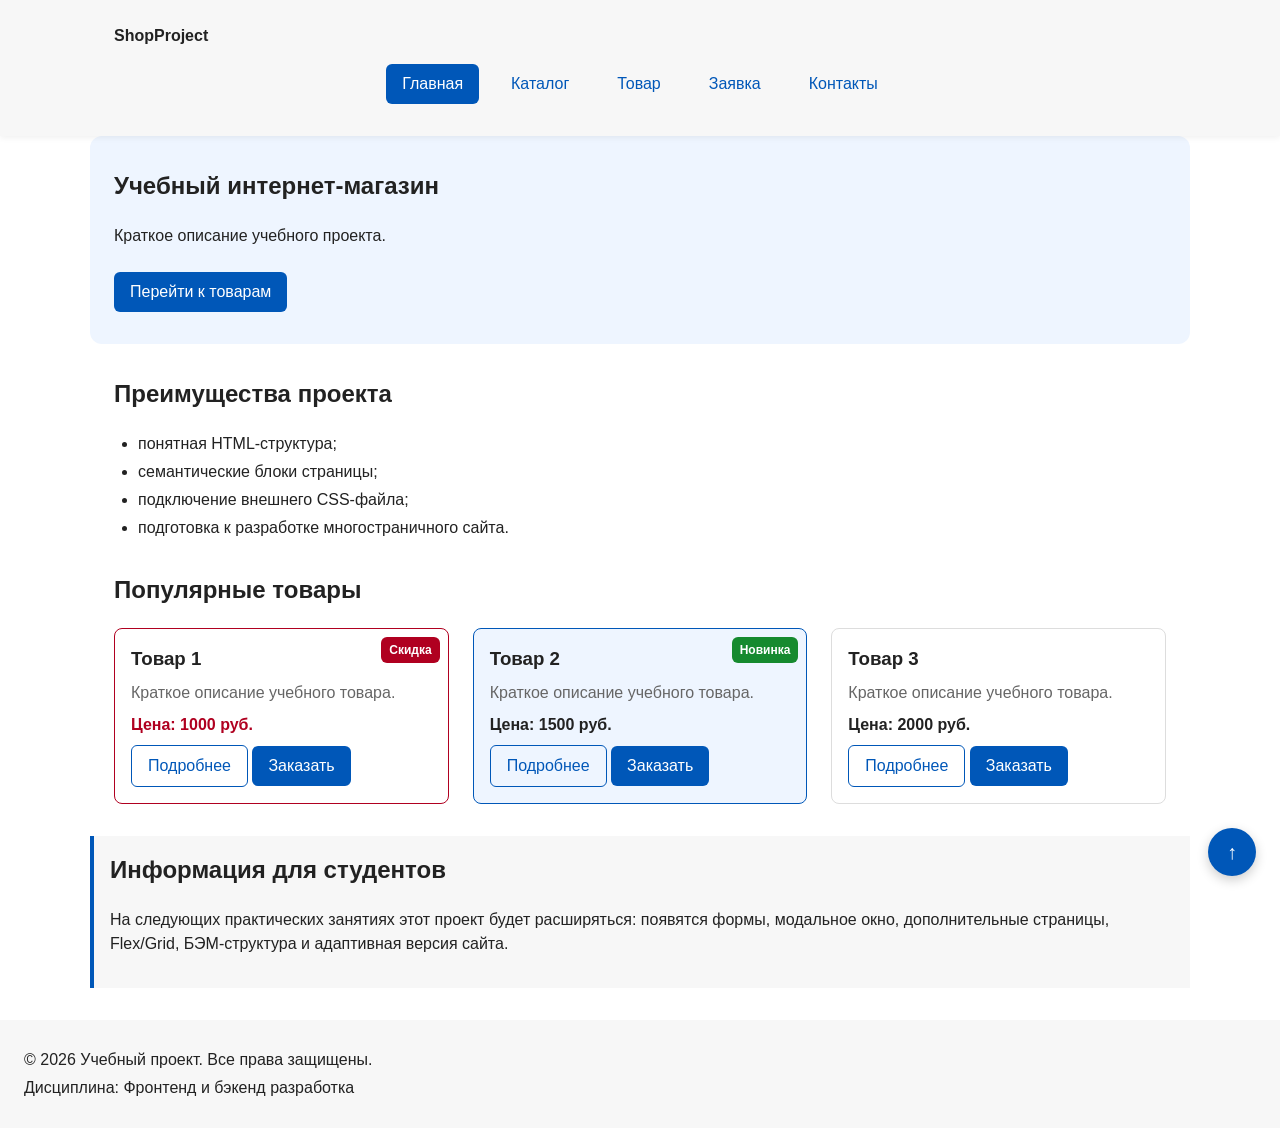
<file: index.html>
<!DOCTYPE html>
<html lang="ru">
<head>
  <meta charset="UTF-8">
  <meta name="viewport" content="width=device-width, initial-scale=1.0">
  <title>Учебный интернет-магазин</title>
  <link rel="stylesheet" href="css/style.css">
  <script src="js/main.js" defer></script>
</head>
<body>

  <header class="site-header">
    <div class="site-header__inner">
      <a class="site-header__logo" href="index.html">ShopProject</a>

      <nav class="site-nav" aria-label="Основная навигация">
        <ul class="site-nav__list">
          <li class="site-nav__item"><a class="site-nav__link site-nav__link--active" href="index.html">Главная</a></li>
          <li class="site-nav__item"><a class="site-nav__link" href="catalog.html">Каталог</a></li>
          <li class="site-nav__item"><a class="site-nav__link" href="product.html">Товар</a></li>
          <li class="site-nav__item"><a class="site-nav__link" href="order.html">Заявка</a></li>
          <li class="site-nav__item"><a class="site-nav__link" href="contacts.html">Контакты</a></li>
        </ul>
      </nav>
    </div>
  </header>

  <main class="site-main">
    <section class="hero">
      <h1 class="hero__title">Учебный интернет-магазин</h1>
      <p class="hero__text">Краткое описание учебного проекта.</p>
      <a class="button button--primary hero__button" href="#popular">Перейти к товарам</a>
    </section>

    <section class="section" id="advantages">
      <h2 class="section__title">Преимущества проекта</h2>

      <ul class="advantages__list">
        <li class="advantages__item">понятная HTML-структура;</li>
        <li class="advantages__item">семантические блоки страницы;</li>
        <li class="advantages__item">подключение внешнего CSS-файла;</li>
        <li class="advantages__item">подготовка к разработке многостраничного сайта.</li>
      </ul>
    </section>

    <section class="section" id="popular">
      <h2 class="section__title">Популярные товары</h2>

      <div class="products-grid">
        <article class="product-card product-card--discount">
          <span class="product-card__badge">Скидка</span>
          <h3 class="product-card__title">Товар 1</h3>
          <p class="product-card__description">Краткое описание учебного товара.</p>
          <p class="product-card__price">Цена: 1000 руб.</p>
          <div class="product-card__actions">
            <a class="button button--secondary product-card__button" href="product.html">Подробнее</a>
            <button class="button button--primary product-card__button" type="button" data-product="Товар 1">Заказать</button>
          </div>
        </article>

        <article class="product-card product-card--featured">
          <span class="product-card__badge product-card__badge--new">Новинка</span>
          <h3 class="product-card__title">Товар 2</h3>
          <p class="product-card__description">Краткое описание учебного товара.</p>
          <p class="product-card__price">Цена: 1500 руб.</p>
          <div class="product-card__actions">
            <a class="button button--secondary product-card__button" href="product.html">Подробнее</a>
            <button class="button button--primary product-card__button" type="button" data-product="Товар 2">Заказать</button>
          </div>
        </article>

        <article class="product-card">
          <h3 class="product-card__title">Товар 3</h3>
          <p class="product-card__description">Краткое описание учебного товара.</p>
          <p class="product-card__price">Цена: 2000 руб.</p>
          <div class="product-card__actions">
            <a class="button button--secondary product-card__button" href="product.html">Подробнее</a>
            <button class="button button--primary product-card__button" type="button" data-product="Товар 3">Заказать</button>
          </div>
        </article>
      </div>
    </section>

    <aside class="info-block">
      <h2 class="info-block__title">Информация для студентов</h2>
      <p class="info-block__text">
        На следующих практических занятиях этот проект будет расширяться:
        появятся формы, модальное окно, дополнительные страницы, Flex/Grid,
        БЭМ-структура и адаптивная версия сайта.
      </p>
    </aside>
  </main>

  <footer class="site-footer" id="contacts">
    <p class="site-footer__text">&copy; 2026 Учебный проект. Все права защищены.</p>
    <p class="site-footer__text">Дисциплина: Фронтенд и бэкенд разработка</p>
  </footer>

  <dialog class="order-dialog" id="order-dialog" aria-labelledby="order-dialog-title">
    <h2 class="order-dialog__title" id="order-dialog-title">Оформление заявки</h2>

    <form class="order-form" id="order-form" action="#" method="post" novalidate>
      <input id="selected-product" name="selected-product" type="hidden">

      <div class="order-form__field">
        <label class="order-form__label" for="order-name">Имя</label>
        <input
          class="order-form__input"
          id="order-name"
          name="name"
          type="text"
          placeholder="Введите ваше имя"
          minlength="2"
          autocomplete="given-name"
          required
        >
      </div>

      <div class="order-form__field">
        <label class="order-form__label" for="order-email">E-mail</label>
        <input
          class="order-form__input"
          id="order-email"
          name="email"
          type="email"
          placeholder="example@mail.ru"
          autocomplete="email"
          required
        >
      </div>

      <div class="order-form__field">
        <label class="order-form__label" for="order-phone">Телефон</label>
        <input
          class="order-form__input"
          id="order-phone"
          name="phone"
          type="tel"
          inputmode="tel"
          placeholder="+7 (900) 000-00-00"
          pattern="^\+7 \(\d{3}\) \d{3}-\d{2}-\d{2}$"
          aria-describedby="order-phone-hint"
          required
        >
        <small class="order-form__hint" id="order-phone-hint">Формат: +7 (900) 000-00-00</small>
      </div>

      <div class="order-form__field">
        <label class="order-form__label" for="order-topic">Тема заявки</label>
        <select class="order-form__select" id="order-topic" name="topic" required>
          <option value="">Выберите тему</option>
          <option value="product">Заказ товара</option>
          <option value="consultation">Консультация</option>
          <option value="delivery">Доставка</option>
        </select>
      </div>

      <div class="order-form__field">
        <label class="order-form__label" for="order-comment">Комментарий</label>
        <textarea
          class="order-form__textarea"
          id="order-comment"
          name="comment"
          rows="4"
          placeholder="Укажите дополнительную информацию"
        ></textarea>
      </div>

      <div class="order-form__field order-form__field--checkbox">
        <label class="order-form__label">
          <input
            class="order-form__checkbox"
            id="order-agreement"
            name="agreement"
            type="checkbox"
            required
          >
          Я согласен на обработку данных
        </label>
      </div>

      <div class="order-form__actions">
        <button class="button button--secondary" type="button" id="close-order-dialog">Закрыть</button>
        <button class="button button--primary" type="submit">Отправить заявку</button>
      </div>
    </form>
  </dialog>

  <p class="success-message" id="success-message" hidden>
    Форма успешно отправлена!
  </p>

  <a class="to-top" href="#" aria-label="Наверх">↑</a>

</body>
</html>
</file>
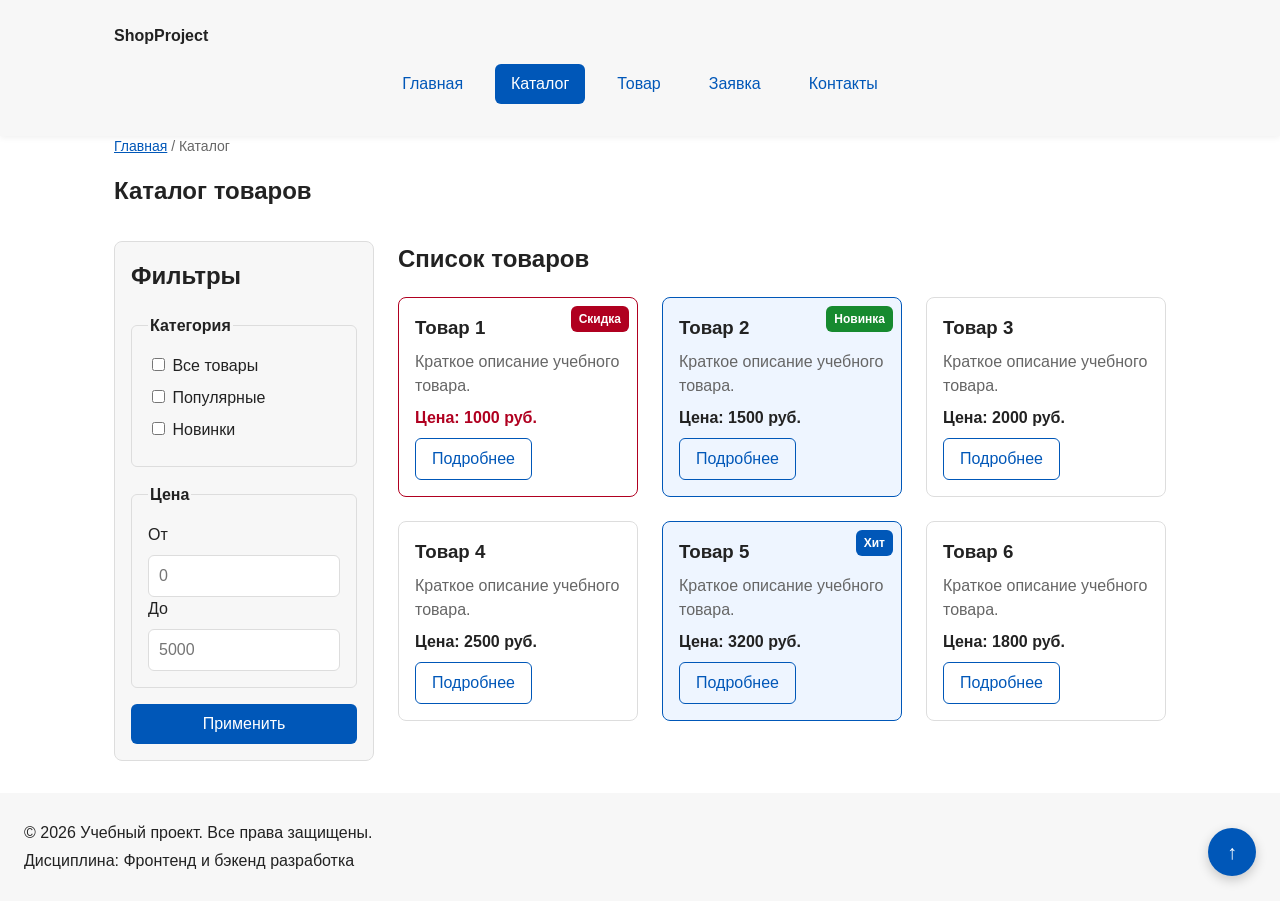
<file: catalog.html>
<!DOCTYPE html>
<html lang="ru">
<head>
  <meta charset="UTF-8">
  <meta name="viewport" content="width=device-width, initial-scale=1.0">
  <meta name="description" content="Каталог товаров учебного интернет-магазина.">
  <title>Каталог товаров — Учебный интернет-магазин</title>
  <link rel="stylesheet" href="css/style.css">
</head>
<body>

  <header class="site-header">
    <div class="site-header__inner">
      <a class="site-header__logo" href="index.html">ShopProject</a>

      <nav class="site-nav" aria-label="Основная навигация">
        <ul class="site-nav__list">
          <li class="site-nav__item"><a class="site-nav__link" href="index.html">Главная</a></li>
          <li class="site-nav__item"><a class="site-nav__link site-nav__link--active" href="catalog.html">Каталог</a></li>
          <li class="site-nav__item"><a class="site-nav__link" href="product.html">Товар</a></li>
          <li class="site-nav__item"><a class="site-nav__link" href="order.html">Заявка</a></li>
          <li class="site-nav__item"><a class="site-nav__link" href="contacts.html">Контакты</a></li>
        </ul>
      </nav>
    </div>
  </header>

  <main class="site-main">
    <nav class="breadcrumbs" aria-label="Хлебные крошки">
      <a class="breadcrumbs__link" href="index.html">Главная</a>
      <span class="breadcrumbs__current">Каталог</span>
    </nav>

    <section class="section">
      <h1 class="section__title">Каталог товаров</h1>
    </section>

    <section class="catalog-layout">
      <aside class="catalog-filters">
        <h2 class="catalog-filters__title">Фильтры</h2>

        <form class="catalog-filters__form" action="#" method="get">
          <fieldset class="catalog-filters__group">
            <legend class="catalog-filters__legend">Категория</legend>

            <label class="catalog-filters__label">
              <input class="catalog-filters__checkbox" type="checkbox" name="category" value="all">
              Все товары
            </label>

            <label class="catalog-filters__label">
              <input class="catalog-filters__checkbox" type="checkbox" name="category" value="popular">
              Популярные
            </label>

            <label class="catalog-filters__label">
              <input class="catalog-filters__checkbox" type="checkbox" name="category" value="new">
              Новинки
            </label>
          </fieldset>

          <fieldset class="catalog-filters__group">
            <legend class="catalog-filters__legend">Цена</legend>

            <label class="catalog-filters__label" for="price-from">От</label>
            <input class="catalog-filters__input" id="price-from" name="price-from" type="number" min="0" placeholder="0">

            <label class="catalog-filters__label" for="price-to">До</label>
            <input class="catalog-filters__input" id="price-to" name="price-to" type="number" min="0" placeholder="5000">
          </fieldset>

          <button class="button button--primary" type="submit">Применить</button>
        </form>
      </aside>

      <section class="catalog-products">
        <h2 class="catalog-products__title">Список товаров</h2>

        <div class="products-grid">
          <article class="product-card product-card--discount">
            <span class="product-card__badge">Скидка</span>
            <h3 class="product-card__title">Товар 1</h3>
            <p class="product-card__description">Краткое описание учебного товара.</p>
            <p class="product-card__price">Цена: 1000 руб.</p>
            <a class="button button--secondary product-card__button" href="product.html">Подробнее</a>
          </article>

          <article class="product-card product-card--featured">
            <span class="product-card__badge product-card__badge--new">Новинка</span>
            <h3 class="product-card__title">Товар 2</h3>
            <p class="product-card__description">Краткое описание учебного товара.</p>
            <p class="product-card__price">Цена: 1500 руб.</p>
            <a class="button button--secondary product-card__button" href="product.html">Подробнее</a>
          </article>

          <article class="product-card">
            <h3 class="product-card__title">Товар 3</h3>
            <p class="product-card__description">Краткое описание учебного товара.</p>
            <p class="product-card__price">Цена: 2000 руб.</p>
            <a class="button button--secondary product-card__button" href="product.html">Подробнее</a>
          </article>

          <article class="product-card">
            <h3 class="product-card__title">Товар 4</h3>
            <p class="product-card__description">Краткое описание учебного товара.</p>
            <p class="product-card__price">Цена: 2500 руб.</p>
            <a class="button button--secondary product-card__button" href="product.html">Подробнее</a>
          </article>

          <article class="product-card product-card--featured">
            <span class="product-card__badge product-card__badge--hit">Хит</span>
            <h3 class="product-card__title">Товар 5</h3>
            <p class="product-card__description">Краткое описание учебного товара.</p>
            <p class="product-card__price">Цена: 3200 руб.</p>
            <a class="button button--secondary product-card__button" href="product.html">Подробнее</a>
          </article>

          <article class="product-card">
            <h3 class="product-card__title">Товар 6</h3>
            <p class="product-card__description">Краткое описание учебного товара.</p>
            <p class="product-card__price">Цена: 1800 руб.</p>
            <a class="button button--secondary product-card__button" href="product.html">Подробнее</a>
          </article>
        </div>
      </section>
    </section>
  </main>

  <footer class="site-footer">
    <p class="site-footer__text">&copy; 2026 Учебный проект. Все права защищены.</p>
    <p class="site-footer__text">Дисциплина: Фронтенд и бэкенд разработка</p>
  </footer>

  <a class="to-top" href="#" aria-label="Наверх">↑</a>

</body>
</html>
</file>
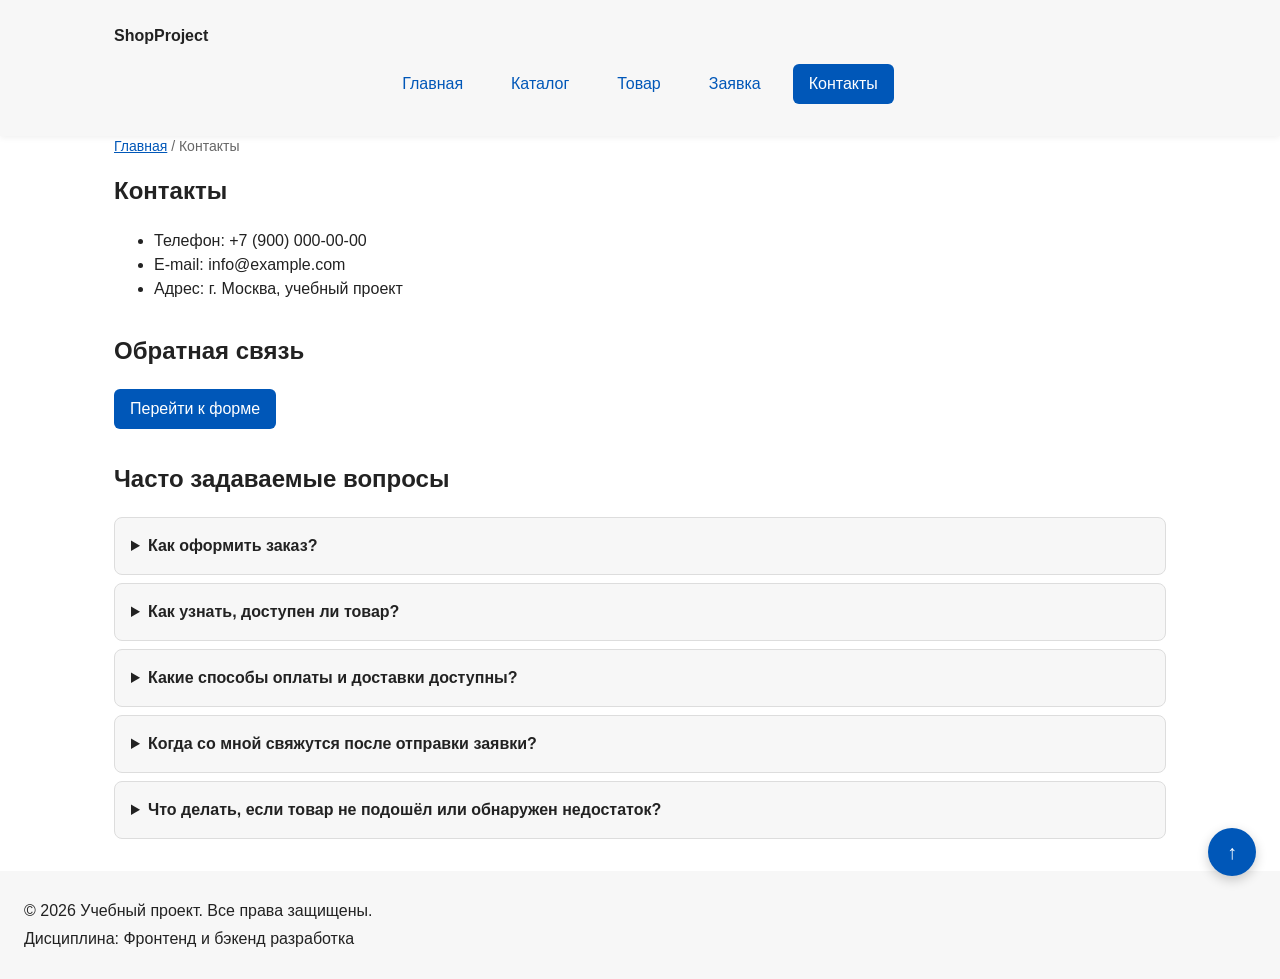
<file: contacts.html>
<!DOCTYPE html>
<html lang="ru">
<head>
  <meta charset="UTF-8">
  <meta name="viewport" content="width=device-width, initial-scale=1.0">
  <meta name="description" content="Контактная информация учебного интернет-магазина.">
  <title>Контакты — Учебный интернет-магазин</title>
  <link rel="stylesheet" href="css/style.css">
</head>
<body>

  <header class="site-header">
    <div class="site-header__inner">
      <a class="site-header__logo" href="index.html">ShopProject</a>

      <nav class="site-nav" aria-label="Основная навигация">
        <ul class="site-nav__list">
          <li class="site-nav__item"><a class="site-nav__link" href="index.html">Главная</a></li>
          <li class="site-nav__item"><a class="site-nav__link" href="catalog.html">Каталог</a></li>
          <li class="site-nav__item"><a class="site-nav__link" href="product.html">Товар</a></li>
          <li class="site-nav__item"><a class="site-nav__link" href="order.html">Заявка</a></li>
          <li class="site-nav__item"><a class="site-nav__link site-nav__link--active" href="contacts.html">Контакты</a></li>
        </ul>
      </nav>
    </div>
  </header>

  <main class="site-main">
    <nav class="breadcrumbs" aria-label="Хлебные крошки">
      <a class="breadcrumbs__link" href="index.html">Главная</a>
      <span class="breadcrumbs__current">Контакты</span>
    </nav>

    <section class="section">
      <h1 class="section__title">Контакты</h1>

      <ul class="contacts-list">
        <li class="contacts-list__item">Телефон: +7 (900) 000-00-00</li>
        <li class="contacts-list__item">E-mail: info@example.com</li>
        <li class="contacts-list__item">Адрес: г. Москва, учебный проект</li>
      </ul>
    </section>

    <section class="section" id="feedback">
      <h2 class="section__title">Обратная связь</h2>
      <a class="button button--primary" href="order.html">Перейти к форме</a>
    </section>

    <section class="section" id="faq">
      <h2 class="section__title">Часто задаваемые вопросы</h2>

      <div class="faq">
        <details class="faq__item">
          <summary class="faq__question">Как оформить заказ?</summary>
          <p class="faq__answer">Откройте страницу нужного товара и нажмите «Оформить заявку». Заполните обязательные поля формы и отправьте её. После этого с вами свяжутся, чтобы подтвердить заказ и обсудить детали.</p>
        </details>

        <details class="faq__item">
          <summary class="faq__question">Как узнать, доступен ли товар?</summary>
          <p class="faq__answer">Актуальная информация о наличии указана в карточке товара. Перед отправкой заказа менеджер дополнительно подтвердит наличие и сообщит, если потребуется подобрать замену или согласовать дату поступления.</p>
        </details>

        <details class="faq__item">
          <summary class="faq__question">Какие способы оплаты и доставки доступны?</summary>
          <p class="faq__answer">Доступные варианты оплаты и доставки зависят от заказа и адреса. Менеджер сообщит итоговую стоимость, предполагаемый срок и способ оплаты до подтверждения заказа, поэтому дополнительные условия не станут неожиданностью.</p>
        </details>

        <details class="faq__item">
          <summary class="faq__question">Когда со мной свяжутся после отправки заявки?</summary>
          <p class="faq__answer">После отправки формы проверьте правильность телефона и электронной почты. По указанным контактам с вами свяжутся для уточнения состава заказа, наличия и способа получения. Если ответа долго нет, воспользуйтесь телефоном или почтой из раздела контактов.</p>
        </details>

        <details class="faq__item">
          <summary class="faq__question">Что делать, если товар не подошёл или обнаружен недостаток?</summary>
          <p class="faq__answer">Сохраните подтверждение покупки и как можно скорее свяжитесь с магазином, описав ситуацию. Условия и порядок возврата или гарантийного обращения зависят от товара и действующих правил; менеджер подскажет, какие сведения и документы понадобятся.</p>
        </details>
      </div>
    </section>
  </main>

  <footer class="site-footer">
    <p class="site-footer__text">&copy; 2026 Учебный проект. Все права защищены.</p>
    <p class="site-footer__text">Дисциплина: Фронтенд и бэкенд разработка</p>
  </footer>

  <a class="to-top" href="#" aria-label="Наверх">↑</a>

</body>
</html>
</file>
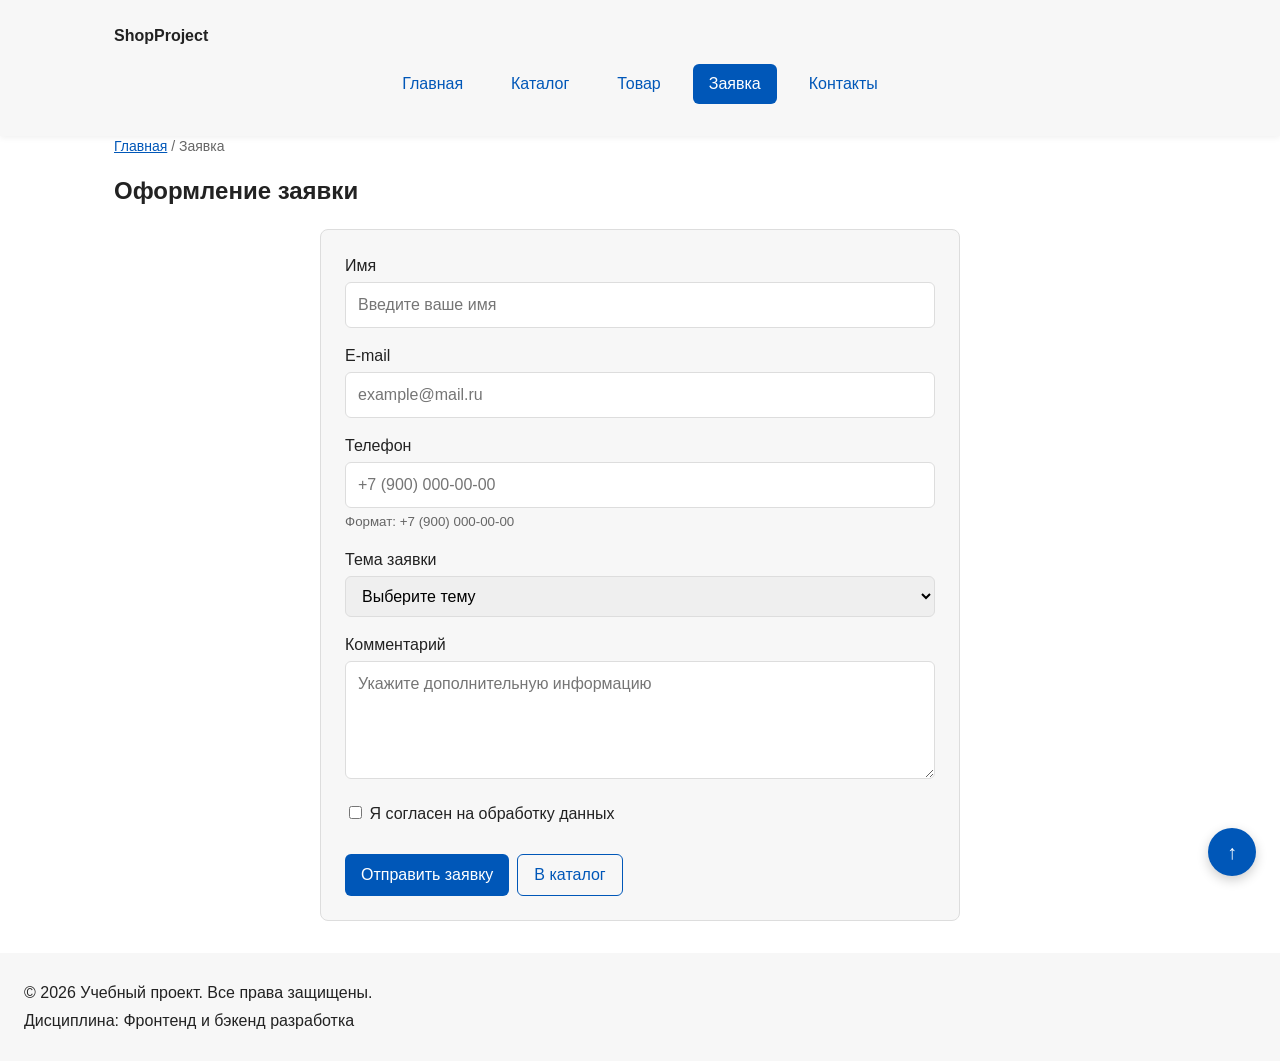
<file: order.html>
<!DOCTYPE html>
<html lang="ru">
<head>
  <meta charset="UTF-8">
  <meta name="viewport" content="width=device-width, initial-scale=1.0">
  <meta name="description" content="Оформление заявки в учебном интернет-магазине.">
  <title>Оформление заявки — Учебный интернет-магазин</title>
  <link rel="stylesheet" href="css/style.css">
</head>
<body>

  <header class="site-header">
    <div class="site-header__inner">
      <a class="site-header__logo" href="index.html">ShopProject</a>

      <nav class="site-nav" aria-label="Основная навигация">
        <ul class="site-nav__list">
          <li class="site-nav__item"><a class="site-nav__link" href="index.html">Главная</a></li>
          <li class="site-nav__item"><a class="site-nav__link" href="catalog.html">Каталог</a></li>
          <li class="site-nav__item"><a class="site-nav__link" href="product.html">Товар</a></li>
          <li class="site-nav__item"><a class="site-nav__link site-nav__link--active" href="order.html">Заявка</a></li>
          <li class="site-nav__item"><a class="site-nav__link" href="contacts.html">Контакты</a></li>
        </ul>
      </nav>
    </div>
  </header>

  <main class="site-main">
    <nav class="breadcrumbs" aria-label="Хлебные крошки">
      <a class="breadcrumbs__link" href="index.html">Главная</a>
      <span class="breadcrumbs__current">Заявка</span>
    </nav>

    <section class="section">
      <h1 class="section__title">Оформление заявки</h1>

      <form class="order-form order-form--page" id="order-form-page" action="#" method="post" novalidate>
        <input type="hidden" name="selected-product" value="">

        <div class="order-form__field">
          <label class="order-form__label" for="page-name">Имя</label>
          <input
            class="order-form__input"
            id="page-name"
            name="name"
            type="text"
            placeholder="Введите ваше имя"
            minlength="2"
            autocomplete="given-name"
            required
          >
        </div>

        <div class="order-form__field">
          <label class="order-form__label" for="page-email">E-mail</label>
          <input
            class="order-form__input"
            id="page-email"
            name="email"
            type="email"
            placeholder="example@mail.ru"
            autocomplete="email"
            required
          >
        </div>

        <div class="order-form__field">
          <label class="order-form__label" for="page-phone">Телефон</label>
          <input
            class="order-form__input"
            id="page-phone"
            name="phone"
            type="tel"
            inputmode="tel"
            placeholder="+7 (900) 000-00-00"
            pattern="^\+7 \(\d{3}\) \d{3}-\d{2}-\d{2}$"
            aria-describedby="page-phone-hint"
            required
          >
          <small class="order-form__hint" id="page-phone-hint">Формат: +7 (900) 000-00-00</small>
        </div>

        <div class="order-form__field">
          <label class="order-form__label" for="page-topic">Тема заявки</label>
          <select class="order-form__select" id="page-topic" name="topic" required>
            <option value="">Выберите тему</option>
            <option value="product">Заказ товара</option>
            <option value="consultation">Консультация</option>
            <option value="delivery">Доставка</option>
          </select>
        </div>

        <div class="order-form__field">
          <label class="order-form__label" for="page-comment">Комментарий</label>
          <textarea
            class="order-form__textarea"
            id="page-comment"
            name="comment"
            rows="4"
            placeholder="Укажите дополнительную информацию"
          ></textarea>
        </div>

        <div class="order-form__field order-form__field--checkbox">
          <label class="order-form__label">
            <input
              class="order-form__checkbox"
              id="page-agreement"
              name="agreement"
              type="checkbox"
              required
            >
            Я согласен на обработку данных
          </label>
        </div>

        <div class="order-form__actions">
          <button class="button button--primary" type="submit">Отправить заявку</button>
          <a class="button button--secondary" href="catalog.html">В каталог</a>
        </div>
      </form>
    </section>
  </main>

  <footer class="site-footer">
    <p class="site-footer__text">&copy; 2026 Учебный проект. Все права защищены.</p>
    <p class="site-footer__text">Дисциплина: Фронтенд и бэкенд разработка</p>
  </footer>

  <a class="to-top" href="#" aria-label="Наверх">↑</a>

</body>
</html>
</file>
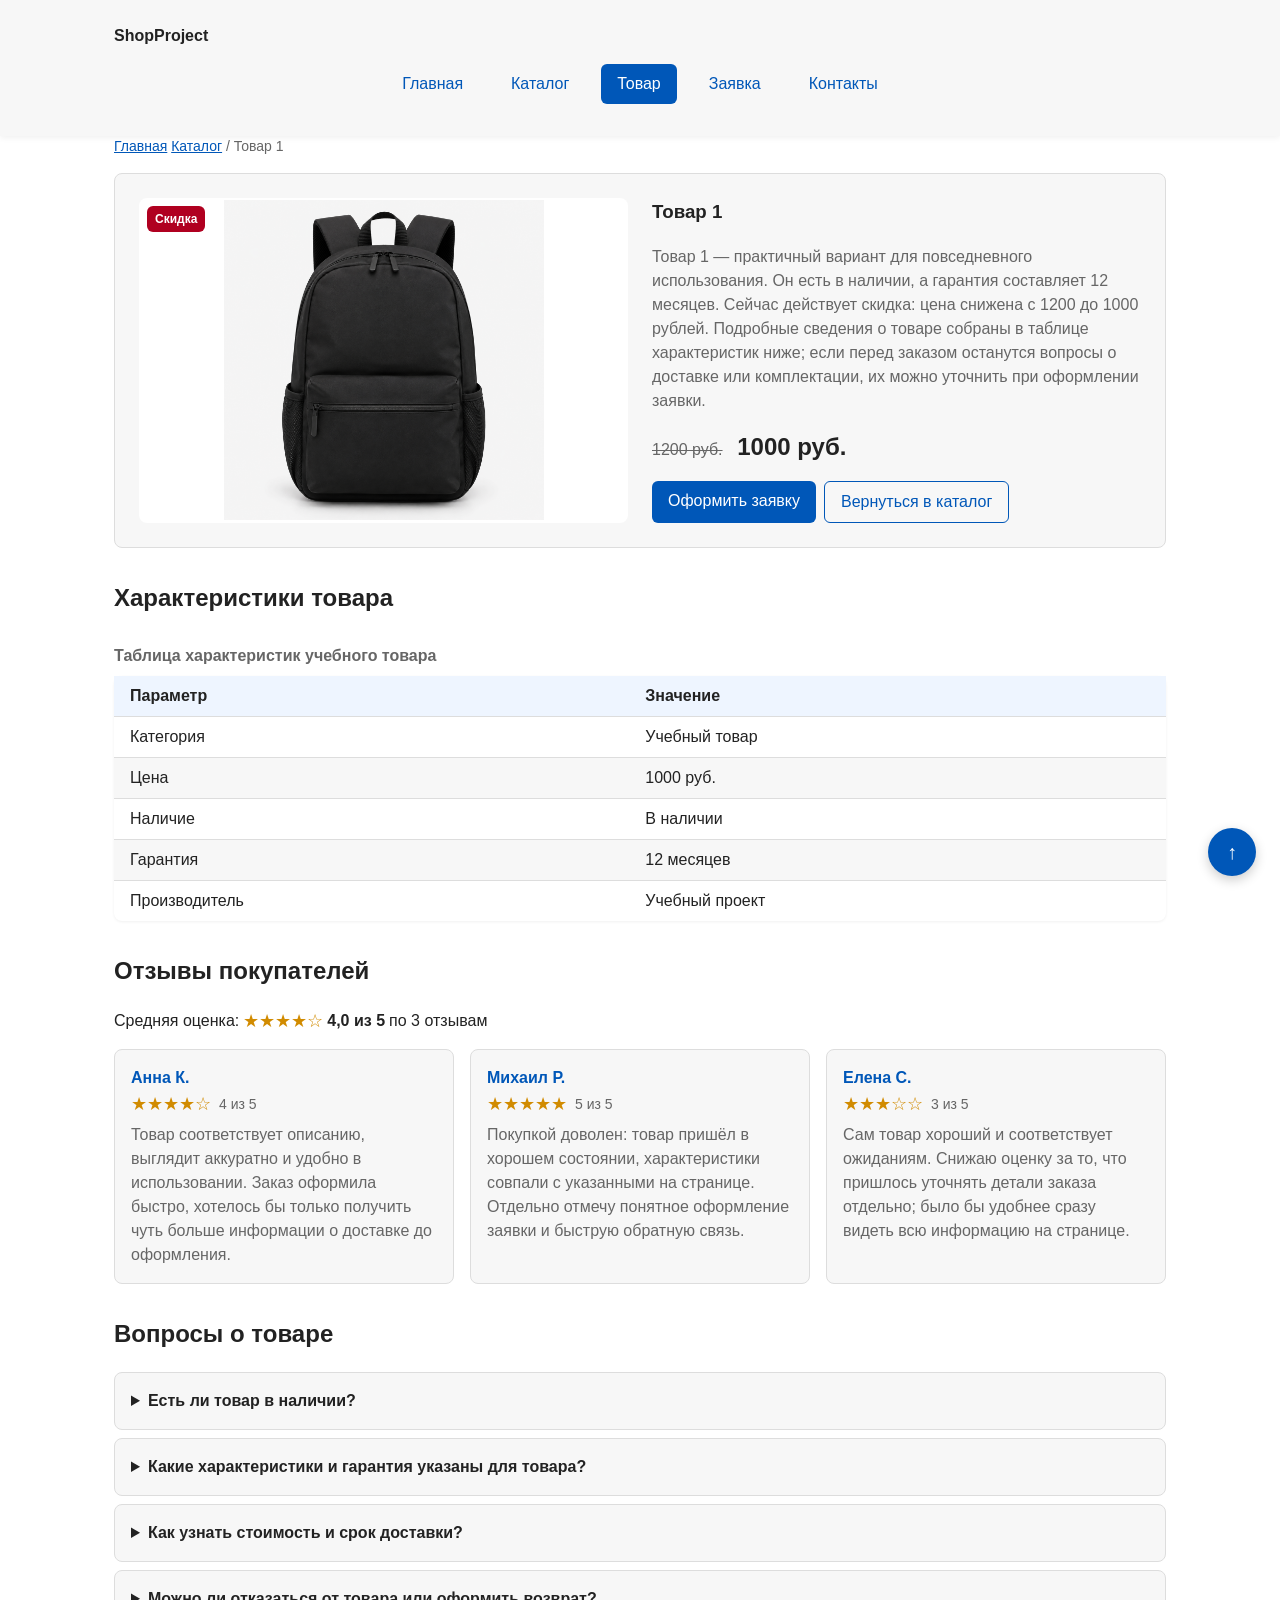
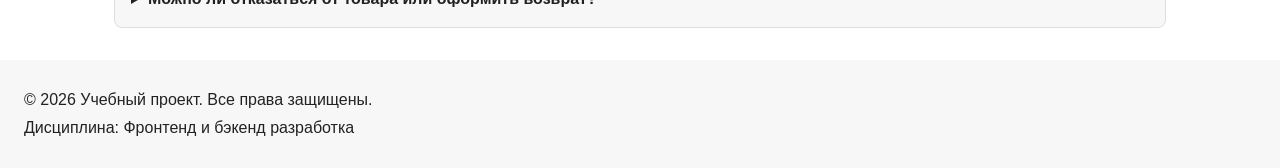
<file: product.html>
<!DOCTYPE html>
<html lang="ru">
<head>
  <meta charset="UTF-8">
  <meta name="viewport" content="width=device-width, initial-scale=1.0">
  <meta name="description" content="Карточка товара учебного интернет-магазина.">
  <title>Карточка товара — Учебный интернет-магазин</title>
  <link rel="stylesheet" href="css/style.css">
</head>
<body>

  <header class="site-header">
    <div class="site-header__inner">
      <a class="site-header__logo" href="index.html">ShopProject</a>

      <nav class="site-nav" aria-label="Основная навигация">
        <ul class="site-nav__list">
          <li class="site-nav__item"><a class="site-nav__link" href="index.html">Главная</a></li>
          <li class="site-nav__item"><a class="site-nav__link" href="catalog.html">Каталог</a></li>
          <li class="site-nav__item"><a class="site-nav__link site-nav__link--active" href="product.html">Товар</a></li>
          <li class="site-nav__item"><a class="site-nav__link" href="order.html">Заявка</a></li>
          <li class="site-nav__item"><a class="site-nav__link" href="contacts.html">Контакты</a></li>
        </ul>
      </nav>
    </div>
  </header>

  <main class="site-main">
    <nav class="breadcrumbs" aria-label="Хлебные крошки">
      <a class="breadcrumbs__link" href="index.html">Главная</a>
      <a class="breadcrumbs__link" href="catalog.html">Каталог</a>
      <span class="breadcrumbs__current">Товар 1</span>
    </nav>

    <section class="section">
      <article class="product-detail">
        <div class="product-detail__media">
          <span class="product-detail__badge">Скидка</span>
          <img class="product-detail__image" src="images/product1.jpg.png" alt="Товар 1 — фотография товара">
        </div>

        <div class="product-detail__info">
          <h1 class="product-detail__title">Товар 1</h1>
          <p class="product-detail__description">Товар 1 — практичный вариант для повседневного использования. Он есть в наличии, а гарантия составляет 12 месяцев. Сейчас действует скидка: цена снижена с 1200 до 1000 рублей. Подробные сведения о товаре собраны в таблице характеристик ниже; если перед заказом останутся вопросы о доставке или комплектации, их можно уточнить при оформлении заявки.</p>
          <p class="product-detail__price">
            <span class="product-detail__price-old">1200 руб.</span>
            1000 руб.
          </p>

          <div class="product-detail__actions">
            <a class="button button--primary" href="order.html">Оформить заявку</a>
            <a class="button button--secondary" href="catalog.html">Вернуться в каталог</a>
          </div>
        </div>
      </article>
    </section>

    <section class="section">
      <h2 class="section__title">Характеристики товара</h2>

      <table class="product-table">
        <caption>Таблица характеристик учебного товара</caption>
        <thead>
          <tr>
            <th scope="col">Параметр</th>
            <th scope="col">Значение</th>
          </tr>
        </thead>
        <tbody>
          <tr>
            <td>Категория</td>
            <td>Учебный товар</td>
          </tr>
          <tr>
            <td>Цена</td>
            <td>1000 руб.</td>
          </tr>
          <tr>
            <td>Наличие</td>
            <td>В наличии</td>
          </tr>
          <tr>
            <td>Гарантия</td>
            <td>12 месяцев</td>
          </tr>
          <tr>
            <td>Производитель</td>
            <td>Учебный проект</td>
          </tr>
        </tbody>
      </table>
    </section>

    <section class="section" id="reviews">
      <h2 class="section__title">Отзывы покупателей</h2>
      <p class="reviews__average">
        Средняя оценка:
        <span class="reviews__stars" role="img" aria-label="4 звезды из 5">★★★★☆</span>
        <strong>4,0 из 5</strong> по 3 отзывам
      </p>

      <ul class="reviews">
        <li class="reviews__item">
          <p class="reviews__author">Анна К.</p>
          <p class="reviews__rating">
            <span class="reviews__stars" role="img" aria-label="4 звезды из 5">★★★★☆</span>
            <span class="reviews__score">4 из 5</span>
          </p>
          <p class="reviews__text">Товар соответствует описанию, выглядит аккуратно и удобно в использовании. Заказ оформила быстро, хотелось бы только получить чуть больше информации о доставке до оформления.</p>
        </li>
        <li class="reviews__item">
          <p class="reviews__author">Михаил Р.</p>
          <p class="reviews__rating">
            <span class="reviews__stars" role="img" aria-label="5 звезд из 5">★★★★★</span>
            <span class="reviews__score">5 из 5</span>
          </p>
          <p class="reviews__text">Покупкой доволен: товар пришёл в хорошем состоянии, характеристики совпали с указанными на странице. Отдельно отмечу понятное оформление заявки и быструю обратную связь.</p>
        </li>
        <li class="reviews__item">
          <p class="reviews__author">Елена С.</p>
          <p class="reviews__rating">
            <span class="reviews__stars" role="img" aria-label="3 звезды из 5">★★★☆☆</span>
            <span class="reviews__score">3 из 5</span>
          </p>
          <p class="reviews__text">Сам товар хороший и соответствует ожиданиям. Снижаю оценку за то, что пришлось уточнять детали заказа отдельно; было бы удобнее сразу видеть всю информацию на странице.</p>
        </li>
      </ul>
    </section>

    <section class="section" id="product-faq">
      <h2 class="section__title">Вопросы о товаре</h2>

      <div class="faq">
        <details class="faq__item">
          <summary class="faq__question">Есть ли товар в наличии?</summary>
          <p class="faq__answer">По данным карточки товар есть в наличии. Чтобы оформить заказ, перейдите к заявке и укажите контактные данные. Менеджер подтвердит наличие и согласует дальнейшие детали.</p>
        </details>

        <details class="faq__item">
          <summary class="faq__question">Какие характеристики и гарантия указаны для товара?</summary>
          <p class="faq__answer">Основные сведения приведены в таблице характеристик выше. Для товара указана гарантия 12 месяцев. При получении сохраните подтверждение покупки и уточните у менеджера порядок обращения по гарантии.</p>
        </details>

        <details class="faq__item">
          <summary class="faq__question">Как узнать стоимость и срок доставки?</summary>
          <p class="faq__answer">Стоимость и срок зависят от адреса и способа доставки. Оставьте заявку, и менеджер сообщит доступные варианты до подтверждения заказа.</p>
        </details>

        <details class="faq__item">
          <summary class="faq__question">Можно ли отказаться от товара или оформить возврат?</summary>
          <p class="faq__answer">Условия возврата зависят от состояния товара и действующих правил продажи. До оформления заявки можно задать вопрос через контакты, а при получении проверьте комплектность и внешний вид товара.</p>
        </details>
      </div>
    </section>
  </main>

  <footer class="site-footer">
    <p class="site-footer__text">&copy; 2026 Учебный проект. Все права защищены.</p>
    <p class="site-footer__text">Дисциплина: Фронтенд и бэкенд разработка</p>
  </footer>

  <a class="to-top" href="#" aria-label="Наверх">↑</a>

</body>
</html>
</file>
<file: css/style.css>
/* ===============================
   1. Переменные проекта
   =============================== */

:root {
  --color-bg: #ffffff;
  --color-text: #222222;
  --color-muted: #666666;
  --color-primary: #0057b8;
  --color-primary-dark: #003f86;
  --color-border: #dddddd;
  --color-surface: #f7f7f7;
  --color-surface-accent: #eef5ff;
  --color-danger: #b00020;
  --color-success: #168a2f;
  --color-success-bg: #eefaf0;
  --color-white: #ffffff;

  --space-xs: 4px;
  --space-sm: 8px;
  --space-md: 16px;
  --space-lg: 24px;
  --space-xl: 32px;

  --radius-sm: 6px;
  --radius-md: 8px;
  --radius-lg: 12px;

  --container-width: 1100px;
}

/* ===============================
   2. Базовые стили
   =============================== */

* {
  box-sizing: border-box;
}

body {
  margin: 0;
  font-family: Arial, sans-serif;
  line-height: 1.5;
  color: var(--color-text);
  background-color: var(--color-bg);
}

a {
  color: var(--color-primary);
}

a:hover {
  color: var(--color-primary-dark);
}

a:focus-visible {
  outline: 2px solid var(--color-primary);
  outline-offset: 3px;
}

html {
  scroll-behavior: smooth;
}

:target {
  outline: 2px dashed var(--color-primary);
  outline-offset: 4px;
}

/* ===============================
   3. Блок button
   =============================== */

.button {
  display: inline-block;
  padding: var(--space-sm) var(--space-md);
  border: none;
  border-radius: var(--radius-sm);
  font: inherit;
  text-decoration: none;
  cursor: pointer;
}

.button:focus-visible {
  outline: 2px solid var(--color-primary);
  outline-offset: 3px;
}

.button:disabled,
.button--disabled {
  opacity: 0.6;
  cursor: not-allowed;
}

.button--primary {
  color: var(--color-white);
  background-color: var(--color-primary);
}

.button--primary:hover {
  background-color: var(--color-primary-dark);
}

.button--primary:active {
  background-color: var(--color-primary-dark);
  transform: translateY(1px);
}

.button--secondary {
  color: var(--color-primary);
  background-color: transparent;
  border: 1px solid var(--color-primary);
}

.button--secondary:hover {
  color: var(--color-white);
  background-color: var(--color-primary);
}

.button--secondary:active {
  color: var(--color-white);
  background-color: var(--color-primary-dark);
  border-color: var(--color-primary-dark);
  transform: translateY(1px);
}

/* ===============================
   4. Блок site-header
   =============================== */

.site-header {
  background-color: var(--color-surface);
  position: sticky;
  top: 0;
  z-index: 60;
  box-shadow: 0 2px 6px rgba(0, 0, 0, 0.06);
}

.site-header__inner {
  max-width: var(--container-width);
  margin: 0 auto;
  padding: var(--space-lg);
}

.site-header__logo {
  font-weight: 700;
  text-decoration: none;
  color: var(--color-text);
}

/* ===============================
   5. Блок site-nav
   =============================== */

.site-nav__list {
  display: flex;
  flex-wrap: wrap;
  justify-content: center;
  align-items: center;
  gap: var(--space-md);
  padding: 0;
  margin: var(--space-md) 0 0;
  list-style: none;
}

.site-nav__item {
  margin-bottom: var(--space-sm);
}

.site-nav__link {
  display: inline-block;
  padding: var(--space-sm) var(--space-md);
  color: var(--color-primary);
  text-decoration: none;
  border-radius: var(--radius-sm);
}

.site-nav__link:hover {
  color: var(--color-white);
  background-color: var(--color-primary);
}

.site-nav__link:focus-visible {
  outline: 2px solid var(--color-primary);
  outline-offset: 3px;
}

.site-nav__link--active {
  color: var(--color-white);
  background-color: var(--color-primary);
}

/* ===============================
   6. Блок hero
   =============================== */

.hero {
  max-width: var(--container-width);
  margin: 0 auto var(--space-xl);
  padding: var(--space-xl) var(--space-lg);
  background-color: var(--color-surface-accent);
  border-radius: var(--radius-lg);
}

.hero__title {
  margin-top: 0;
}

.hero__text {
  margin-bottom: var(--space-lg);
}

/* ===============================
   7. Блок section
   =============================== */

.section {
  max-width: var(--container-width);
  margin: 0 auto var(--space-xl);
  padding: 0 var(--space-lg);
}

.section__title {
  margin-top: 0;
}

.section__text {
  margin-bottom: var(--space-md);
}

/* ===============================
   8. Блок advantages
   =============================== */

.advantages__list {
  padding-left: var(--space-lg);
}

.advantages__item {
  margin-bottom: var(--space-xs);
}

/* ===============================
   9. Блок info-block
   =============================== */

.info-block {
  max-width: var(--container-width);
  margin: 0 auto var(--space-xl);
  padding: var(--space-md);
  border-left: 4px solid var(--color-primary);
  background-color: var(--color-surface);
}

.info-block__title {
  margin-top: 0;
}

/* ===============================
   10. Блок products-grid
   =============================== */

.products-grid {
  display: grid;
  grid-template-columns: repeat(3, 1fr);
  gap: var(--space-lg);
}

/* ===============================
   11. Блок product-card
   =============================== */

.product-card {
  display: flex;
  flex-direction: column;
  gap: var(--space-sm);
  padding: var(--space-md);
  border: 1px solid var(--color-border);
  border-radius: var(--radius-md);
  background-color: var(--color-bg);
  position: relative;
}

.product-card:hover {
  border-color: var(--color-primary);
  box-shadow: 0 4px 12px rgba(0, 0, 0, 0.08);
}

.product-card--featured {
  border-color: var(--color-primary);
  background-color: var(--color-surface-accent);
}

.product-card--discount {
  border-color: var(--color-danger);
}

.product-card--discount .product-card__price {
  color: var(--color-danger);
}

.product-card__badge {
  position: absolute;
  top: var(--space-sm);
  right: var(--space-sm);
  padding: 4px 8px;
  font-size: 12px;
  font-weight: 700;
  color: var(--color-white);
  background-color: var(--color-danger);
  border-radius: var(--radius-sm);
  z-index: 2;
}

.product-card__badge--new {
  background-color: var(--color-success);
}

.product-card__badge--hit {
  background-color: var(--color-primary);
}

.product-card__title {
  margin: 0;
  color: var(--color-text);
}

.product-card__description {
  margin: 0;
  color: var(--color-muted);
}

.product-card__price {
  margin: 0;
  font-weight: 700;
}

.product-card__button {
  margin-top: auto;
  align-self: flex-start;
}

/* ===============================
   12. Блок breadcrumbs
   =============================== */

.breadcrumbs {
  max-width: var(--container-width);
  margin: 0 auto var(--space-md);
  padding: 0 var(--space-lg);
  font-size: 14px;
  color: var(--color-muted);
}

.breadcrumbs__link {
  color: var(--color-primary);
}

.breadcrumbs__current::before {
  content: " / ";
  color: var(--color-muted);
}

/* ===============================
   13. Блок catalog-layout
   =============================== */

.catalog-layout {
  max-width: var(--container-width);
  margin: 0 auto var(--space-xl);
  padding: 0 var(--space-lg);
  display: grid;
  grid-template-columns: 260px 1fr;
  grid-template-areas: "filters products";
  gap: var(--space-lg);
}

/* ===============================
   14. Блок catalog-filters
   =============================== */

.catalog-filters {
  grid-area: filters;
  padding: var(--space-md);
  border: 1px solid var(--color-border);
  border-radius: var(--radius-md);
  background-color: var(--color-surface);
  position: sticky;
  top: 100px;
  align-self: start;
  max-height: calc(100vh - 120px);
  overflow-y: auto;
}

.catalog-filters__title {
  margin-top: 0;
}

.catalog-filters__form {
  display: grid;
  gap: var(--space-md);
}

.catalog-filters__group {
  margin: 0;
  padding: var(--space-md);
  border: 1px solid var(--color-border);
  border-radius: var(--radius-sm);
}

.catalog-filters__legend {
  font-weight: 700;
}

.catalog-filters__label {
  display: block;
  margin-bottom: var(--space-sm);
}

.catalog-filters__input {
  width: 100%;
  padding: 8px 10px;
  border: 1px solid var(--color-border);
  border-radius: var(--radius-sm);
  font: inherit;
}

.catalog-filters__input:hover {
  border-color: var(--color-primary);
}

.catalog-filters__input:focus-visible {
  outline: 2px solid var(--color-primary);
  outline-offset: 3px;
}

.catalog-filters__checkbox {
  width: auto;
}

/* ===============================
   15. Блок catalog-products
   =============================== */

.catalog-products {
  grid-area: products;
}

.catalog-products__title {
  margin-top: 0;
}

/* ===============================
   16. Блок order-dialog
   =============================== */

.order-dialog {
  width: min(100% - var(--space-xl), 560px);
  padding: var(--space-lg);
  border: none;
  border-radius: var(--radius-lg);
  box-shadow: 0 20px 40px rgba(0, 0, 0, 0.3);
  max-height: 90vh;
  overflow-y: auto;
}

.order-dialog[open] {
  animation: dialog-in 0.2s ease-out;
}

@keyframes dialog-in {
  from {
    opacity: 0;
    transform: translateY(-10px);
  }
  to {
    opacity: 1;
    transform: translateY(0);
  }
}

.order-dialog::backdrop {
  background-color: rgba(0, 0, 0, 0.5);
  backdrop-filter: blur(2px);
}

.order-dialog__title {
  margin-top: 0;
}

/* ===============================
   17. Блок order-form
   =============================== */

.order-form__field {
  margin-bottom: var(--space-md);
}

.order-form__field--checkbox {
  display: flex;
  align-items: center;
  gap: var(--space-sm);
}

.order-form__label {
  display: block;
  margin-bottom: var(--space-xs);
}

.order-form__input,
.order-form__select,
.order-form__textarea {
  width: 100%;
  padding: 10px 12px;
  border: 1px solid var(--color-border);
  border-radius: var(--radius-sm);
  font: inherit;
}

.order-form__checkbox {
  width: auto;
}

.order-form__input:hover,
.order-form__select:hover,
.order-form__textarea:hover {
  border-color: var(--color-primary);
}

.order-form__input:focus-visible,
.order-form__select:focus-visible,
.order-form__textarea:focus-visible,
.order-form__checkbox:focus-visible {
  outline: 2px solid var(--color-primary);
  outline-offset: 3px;
}

.order-form__input[aria-invalid="true"],
.order-form__select[aria-invalid="true"],
.order-form__textarea[aria-invalid="true"] {
  border-color: var(--color-danger);
}

.order-form__hint {
  display: block;
  margin-top: var(--space-xs);
  color: var(--color-muted);
}

.order-form__input[aria-invalid="true"] ~ .order-form__hint {
  color: var(--color-danger);
}

.order-form__actions {
  display: flex;
  gap: var(--space-sm);
  margin-top: var(--space-lg);
}

.order-form:focus-within .order-form__field:not(:focus-within) {
  opacity: 0.45;
  pointer-events: none;
}

.order-form--page {
  max-width: 640px;
  margin: 0 auto;
  padding: var(--space-lg);
  border: 1px solid var(--color-border);
  border-radius: var(--radius-md);
  background-color: var(--color-surface);
}

/* ===============================
   18. Блок success-message
   =============================== */

.success-message {
  max-width: var(--container-width);
  margin: var(--space-lg) auto;
  padding: var(--space-md);
  border-left: 4px solid var(--color-success);
  background-color: var(--color-success-bg);
}

/* ===============================
   19. Блок site-footer
   =============================== */

.site-footer {
  padding: var(--space-lg);
  background-color: var(--color-surface);
}

.site-footer__text {
  margin: var(--space-xs) 0;
}

/* ===============================
   20. Блок to-top
   =============================== */

.to-top {
  position: fixed;
  right: var(--space-lg);
  bottom: var(--space-lg);
  z-index: 50;
  display: inline-flex;
  align-items: center;
  justify-content: center;
  width: 48px;
  height: 48px;
  font-size: 20px;
  color: var(--color-white);
  background-color: var(--color-primary);
  border-radius: 50%;
  text-decoration: none;
  box-shadow: 0 4px 12px rgba(0, 0, 0, 0.2);
  transition: background-color 0.2s ease;
}

.to-top:hover {
  background-color: var(--color-primary-dark);
  color: var(--color-white);
}

.to-top:focus-visible {
  outline: 2px solid var(--color-primary);
  outline-offset: 3px;
}

/* ===============================
   21. Блок product-detail
   =============================== */

.product-detail {
  display: grid;
  grid-template-columns: 1fr 1fr;
  gap: var(--space-lg);
  padding: var(--space-lg);
  border: 1px solid var(--color-border);
  border-radius: var(--radius-md);
  background-color: var(--color-surface);
}

.product-detail__media {
  position: relative;
  display: flex;
  align-items: center;
  justify-content: center;
  min-height: 260px;
  background-color: var(--color-bg);
  border-radius: var(--radius-md);
}

.product-detail__badge {
  position: absolute;
  top: var(--space-sm);
  left: var(--space-sm);
  padding: 4px 8px;
  font-size: 12px;
  font-weight: 700;
  color: var(--color-white);
  background-color: var(--color-danger);
  border-radius: var(--radius-sm);
}

.product-detail__image {
  display: block;
  max-width: 100%;
  max-height: 320px;
  object-fit: contain;
}

.product-detail__title {
  margin-top: 0;
}

.product-detail__description {
  color: var(--color-muted);
}

.product-detail__price {
  font-size: 24px;
  font-weight: 700;
  margin: var(--space-md) 0;
}

.product-detail__price-old {
  margin-right: var(--space-sm);
  font-size: 16px;
  font-weight: 400;
  color: var(--color-muted);
  text-decoration: line-through;
}

.product-detail__actions {
  display: flex;
  gap: var(--space-sm);
  flex-wrap: wrap;
}

/* ===============================
   22. Блок product-table
   =============================== */

.product-table {
  width: 100%;
  border-collapse: collapse;
  background-color: var(--color-bg);
  border-radius: var(--radius-md);
  overflow: hidden;
  box-shadow: 0 1px 3px rgba(0, 0, 0, 0.06);
}

.product-table caption {
  padding: var(--space-sm) 0;
  font-weight: 700;
  text-align: left;
  color: var(--color-muted);
}

.product-table th,
.product-table td {
  padding: var(--space-sm) var(--space-md);
  border-bottom: 1px solid var(--color-border);
  text-align: left;
}

.product-table thead th {
  background-color: var(--color-surface-accent);
  font-weight: 700;
}

.product-table tbody tr:nth-child(even) {
  background-color: var(--color-surface);
}

.product-table tbody tr:last-child td {
  border-bottom: none;
}

/* ===============================
   23. Блок reviews
   =============================== */

.reviews {
  display: grid;
  grid-template-columns: repeat(3, 1fr);
  gap: var(--space-md);
  padding: 0;
  margin: 0;
  list-style: none;
}

.reviews__item {
  padding: var(--space-md);
  border: 1px solid var(--color-border);
  border-radius: var(--radius-md);
  background-color: var(--color-surface);
}

.reviews__average {
  display: flex;
  flex-wrap: wrap;
  align-items: center;
  gap: var(--space-xs);
  margin: 0 0 var(--space-md);
}

.reviews__author {
  margin: 0 0 var(--space-xs);
  font-weight: 700;
  color: var(--color-primary);
}

.reviews__rating {
  display: flex;
  align-items: center;
  gap: var(--space-sm);
  margin: 0 0 var(--space-sm);
}

.reviews__stars {
  color: #d18b00;
  font-size: 18px;
  line-height: 1;
}

.reviews__score {
  color: var(--color-muted);
  font-size: 14px;
}

.reviews__text {
  margin: 0;
  color: var(--color-muted);
}

/* ===============================
   24. Блок faq
   =============================== */

.faq {
  display: grid;
  gap: var(--space-sm);
}

.faq__item {
  padding: var(--space-md);
  border: 1px solid var(--color-border);
  border-radius: var(--radius-md);
  background-color: var(--color-surface);
}

.faq__question {
  font-weight: 700;
  cursor: pointer;
}

.faq__question:hover {
  color: var(--color-primary);
}

.faq__answer {
  margin: var(--space-sm) 0 0;
  color: var(--color-muted);
}

@media (max-width: 700px) {
  .product-detail,
  .reviews {
    grid-template-columns: 1fr;
  }
}
</file>
